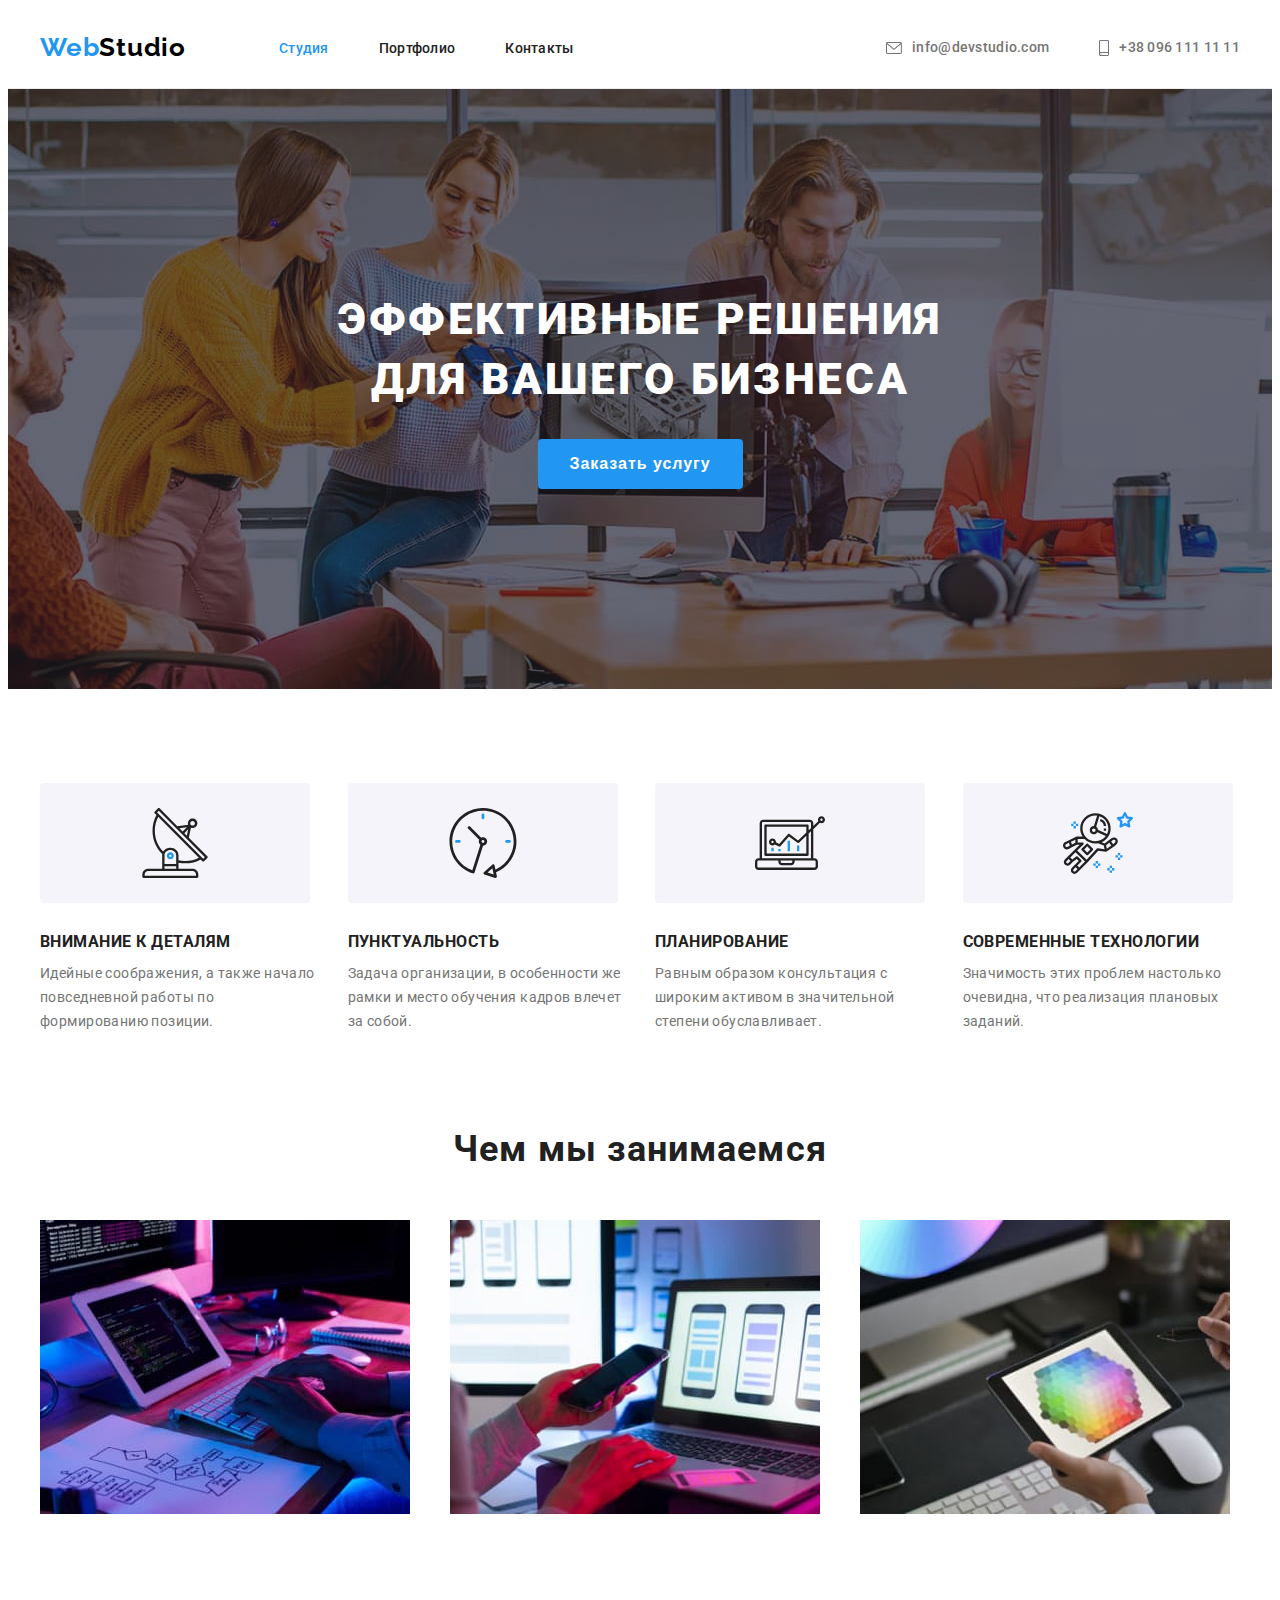
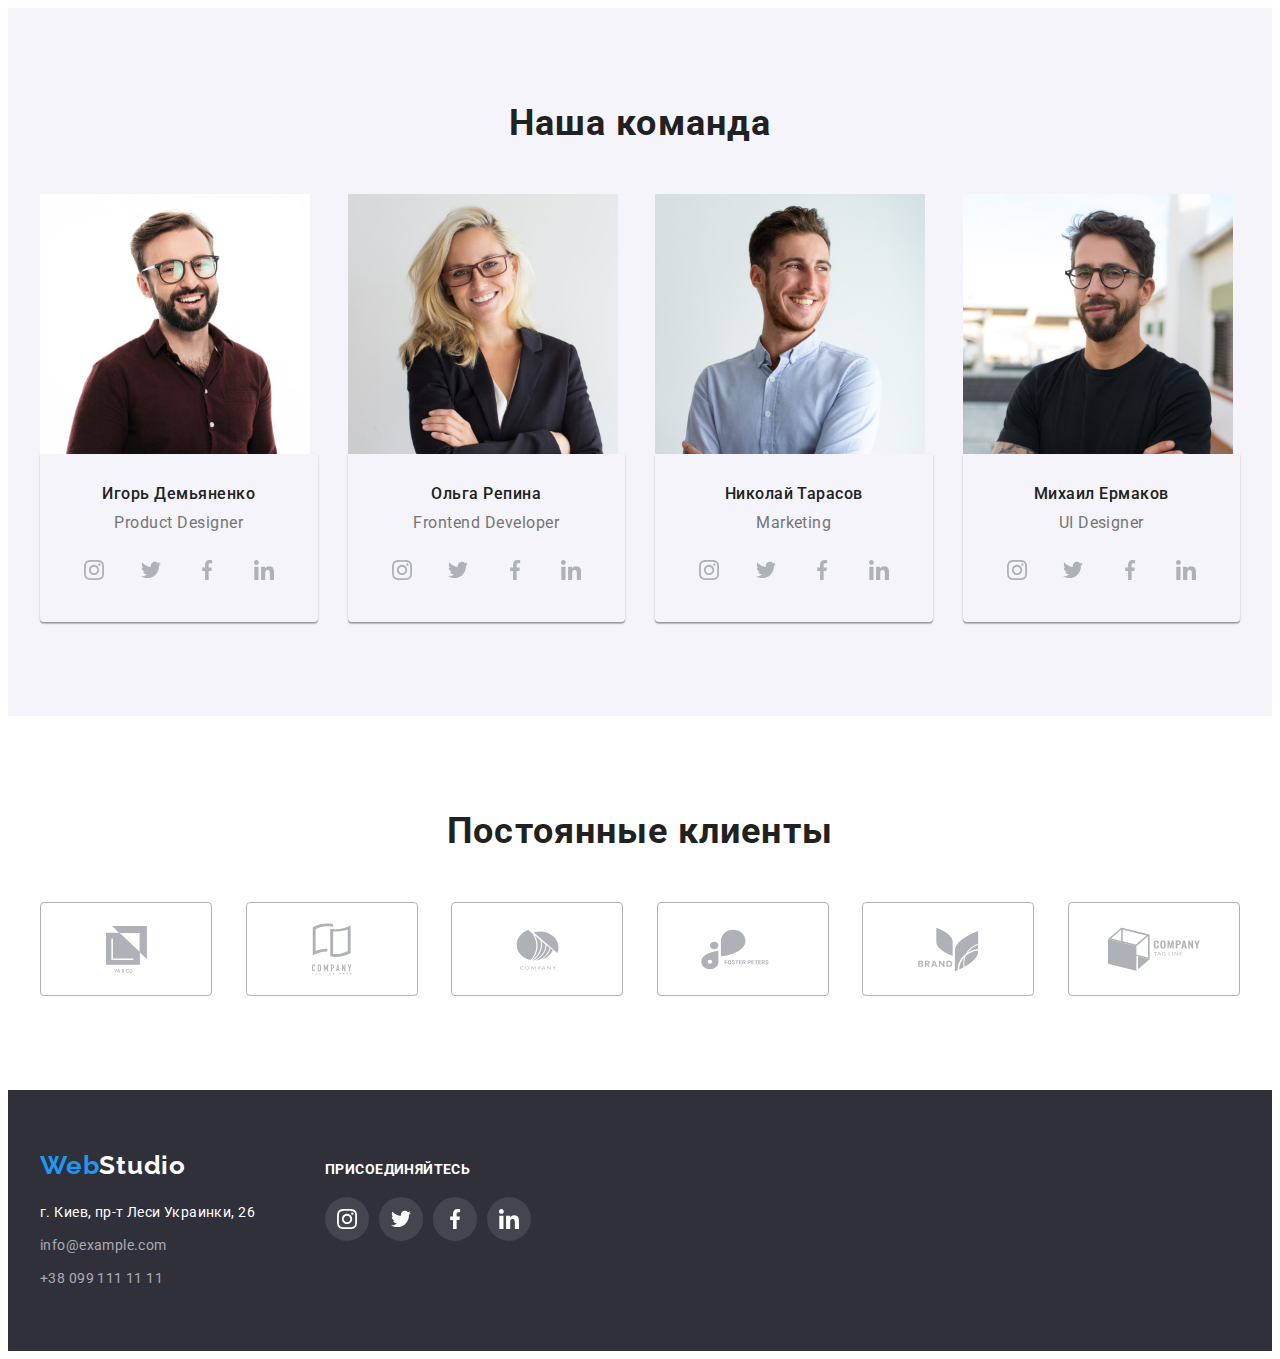
<file: index.html>
<!DOCTYPE html>
<html lang="ru">
  <head>
    <meta charset="UTF-8" />
    <meta http-equiv="X-UA-Compatible" content="IE=edge" />
    <meta name="viewport" content="width=device-width, initial-scale=1.0" />
    <title>WebStudio</title>
    <link rel="preconnect" href="https://fonts.gstatic.com" />
    <link
      href="https://fonts.googleapis.com/css2?family=Raleway:wght@700&family=Roboto:wght@400;500;700;900&display=swap"
      rel="stylesheet"
    />
    <link
      rel="stylesheet"
      href="https://cdnjs.cloudflare.com/ajax/libs/modern-normalize/1.1.0/modern-normalize.min.css"
      integrity="sha512-wpPYUAdjBVSE4KJnH1VR1HeZfpl1ub8YT/NKx4PuQ5NmX2tKuGu6U/JRp5y+Y8XG2tV+wKQpNHVUX03MfMFn9Q=="
      crossorigin="anonymous"
      referrerpolicy="no-referrer"
    />
    <link rel="stylesheet" href="./css/styles.css" />
  </head>
  <body>
    <!--Header-->
    <header class="header">
      <div class="container header-container">
        <a class="logo link" href="./"> <span class="logo-part">Web</span>Studio</a>
        <nav class="navigation">
          <ul class="menu list">
            <li class="menu-item">
              <a class="menu-link link current" href="./index.html">Студия</a>
            </li>
            <li class="menu-item">
              <a class="menu-link link" href="./portfolio.html">Портфолио</a>
            </li>
            <li class="menu-item"><a class="menu-link link" href="">Контакты</a></li>
          </ul>
        </nav>
        <ul class="contacts list">
          <li class="contacts-item">
            <a class="contacts-link link" href="mailto:info@devstudio.com"
              ><svg class="icon-header" width="16" height="12">
                <use href="./images/icons.svg#icon-envelope"></use></svg
              >info@devstudio.com
            </a>
          </li>
          <li class="contacts-item">
            <a class="contacts-link link" href="tel:+380961111111"
              ><svg class="icon-header" width="10" height="16">
                <use href="./images/icons.svg#icon-smartphone"></use></svg
              >+38 096 111 11 11</a
            >
          </li>
        </ul>
      </div>
    </header>
    <main>
      <!--Hero-->
      <section class="hero">
        <div class="container">
          <h1 class="hero-title">Эффективные решения для вашего бизнеса</h1>
          <button class="modal-button" type="button">Заказать услугу</button>
        </div>
      </section>
      <!--Advantages-->
      <section class="advantages section">
        <div class="container">
          <h2 class="visually-hidden">Преимущества компании</h2>
          <ul class="advantages-list list">
            <li class="advantages-item">
              <div class="advantages-cards">
                <svg class="icon-advantages" width="70" height="70">
                  <use href="./images/icons.svg#icon-antenna"></use>
                </svg>
              </div>
              <h3 class="advantages-title">Внимание к деталям</h3>
              <p class="advantages-text">
                Идейные соображения, а также начало повседневной работы по формированию позиции.
              </p>
            </li>
            <li class="advantages-item">
              <div class="advantages-cards">
                <svg class="icon-advantages" width="70" height="70">
                  <use href="./images/icons.svg#icon-clock"></use>
                </svg>
              </div>
              <h3 class="advantages-title">Пунктуальность</h3>
              <p class="advantages-text">
                Задача организации, в особенности же рамки и место обучения кадров влечет за собой.
              </p>
            </li>
            <li class="advantages-item">
              <div class="advantages-cards">
                <svg class="icon-advantages" width="70" height="70">
                  <use href="./images/icons.svg#icon-diagram"></use>
                </svg>
              </div>
              <h3 class="advantages-title">Планирование</h3>
              <p class="advantages-text">
                Равным образом консультация с широким активом в значительной степени обуславливает.
              </p>
            </li>
            <li class="advantages-item">
              <div class="advantages-cards">
                <svg class="icon-advantages" width="70" height="70">
                  <use href="./images/icons.svg#icon-astronaut"></use>
                </svg>
              </div>
              <h3 class="advantages-title">Современные технологии</h3>
              <p class="advantages-text">
                Значимость этих проблем настолько очевидна, что реализация плановых заданий.
              </p>
            </li>
          </ul>
        </div>
      </section>
      <!--Gallery-->
      <section class="gallery section">
        <div class="container">
          <h2 class="gallery-title">Чем мы занимаемся</h2>
          <ul class="gallery-list list">
            <li class="gallery-item">
              <img src="./images/img-1.jpg" alt="Работа на планшете" width="370" height="294" />
            </li>
            <li class="gallery-item">
              <img src="./images/img-2.jpg" alt="Работа на планшете" width="370" height="294" />
            </li>
            <li class="gallery-item">
              <img src="./images/img-3.jpg" alt="Работа на планшете" width="370" height="294" />
            </li>
          </ul>
        </div>
      </section>
      <!--Team-->
      <section class="team section">
        <div class="container">
          <h2 class="team-title">Наша команда</h2>
          <ul class="team-list list">
            <li class="team-item">
              <img src="./images/team/igor.jpg" alt="Игорь Демьяненко" width="270" height="260" />
              <div class="team-item-content">
                <h3 class="team-title-item">Игорь Демьяненко</h3>
                <p class="team-text" lang="en">Product Designer</p>
                <ul class="social-list list">
                  <li class="social-list-item">
                    <a href="" class="social-link link"
                      ><svg class="icon-team" width="20" height="20">
                        <use href="./images/icons.svg#icon-instagram"></use></svg
                    ></a>
                  </li>
                  <li class="social-list-item">
                    <a href="" class="social-link link"
                      ><svg class="icon-team" width="20" height="20">
                        <use href="./images/icons.svg#icon-twitter"></use></svg
                    ></a>
                  </li>
                  <li class="social-list-item">
                    <a href="" class="social-link link"
                      ><svg class="icon-team" width="20" height="20">
                        <use href="./images/icons.svg#icon-facebook"></use></svg
                    ></a>
                  </li>
                  <li class="social-list-item">
                    <a href="" class="social-link link"
                      ><svg class="icon-team" width="20" height="20">
                        <use href="./images/icons.svg#icon-linkedin"></use></svg
                    ></a>
                  </li>
                </ul>
              </div>
            </li>
            <li class="team-item">
              <img src="./images/team/olga.jpg" alt="Ольга Репина" width="270" height="260" />
              <div class="team-item-content">
                <h3 class="team-title-item">Ольга Репина</h3>
                <p class="team-text" lang="en">Frontend Developer</p>
                <ul class="social-list list">
                  <li class="social-list-item">
                    <a href="" class="social-link link"
                      ><svg class="icon-team" width="20" height="20">
                        <use href="./images/icons.svg#icon-instagram"></use></svg
                    ></a>
                  </li>
                  <li class="social-list-item">
                    <a href="" class="social-link link"
                      ><svg class="icon-team" width="20" height="20">
                        <use href="./images/icons.svg#icon-twitter"></use></svg
                    ></a>
                  </li>
                  <li class="social-list-item">
                    <a href="" class="social-link link"
                      ><svg class="icon-team" width="20" height="20">
                        <use href="./images/icons.svg#icon-facebook"></use></svg
                    ></a>
                  </li>
                  <li class="social-list-item">
                    <a href="" class="social-link link"
                      ><svg class="icon-team" width="20" height="20">
                        <use href="./images/icons.svg#icon-linkedin"></use></svg
                    ></a>
                  </li>
                </ul>
              </div>
            </li>
            <li class="team-item">
              <img
                src="./images/team/nickolay.jpg"
                alt="Николай Тарасов"
                width="270"
                height="260"
              />
              <div class="team-item-content">
                <h3 class="team-title-item">Николай Тарасов</h3>
                <p class="team-text" lang="en">Marketing</p>
                <ul class="social-list list">
                  <li class="social-list-item">
                    <a href="" class="social-link link"
                      ><svg class="icon-team" width="20" height="20">
                        <use href="./images/icons.svg#icon-instagram"></use></svg
                    ></a>
                  </li>
                  <li class="social-list-item">
                    <a href="" class="social-link link"
                      ><svg class="icon-team" width="20" height="20">
                        <use href="./images/icons.svg#icon-twitter"></use></svg
                    ></a>
                  </li>
                  <li class="social-list-item">
                    <a href="" class="social-link link"
                      ><svg class="icon-team" width="20" height="20">
                        <use href="./images/icons.svg#icon-facebook"></use></svg
                    ></a>
                  </li>
                  <li class="social-list-item">
                    <a href="" class="social-link link"
                      ><svg class="icon-team" width="20" height="20">
                        <use href="./images/icons.svg#icon-linkedin"></use></svg
                    ></a>
                  </li>
                </ul>
              </div>
            </li>
            <li class="team-item">
              <img src="./images/team/michail.jpg" alt="Михаил Ермаков" width="270" height="260" />
              <div class="team-item-content">
                <h3 class="team-title-item">Михаил Ермаков</h3>
                <p class="team-text" lang="en">UI Designer</p>
                <ul class="social-list list">
                  <li class="social-list-item">
                    <a href="" class="social-link link"
                      ><svg class="icon-team" width="20" height="20">
                        <use href="./images/icons.svg#icon-instagram"></use></svg
                    ></a>
                  </li>
                  <li class="social-list-item">
                    <a href="" class="social-link link"
                      ><svg class="icon-team" width="20" height="20">
                        <use href="./images/icons.svg#icon-twitter"></use></svg
                    ></a>
                  </li>
                  <li class="social-list-item">
                    <a href="" class="social-link link"
                      ><svg class="icon-team" width="20" height="20">
                        <use href="./images/icons.svg#icon-facebook"></use></svg
                    ></a>
                  </li>
                  <li class="social-list-item">
                    <a href="" class="social-link link"
                      ><svg class="icon-team" width="20" height="20">
                        <use href="./images/icons.svg#icon-linkedin"></use></svg
                    ></a>
                  </li>
                </ul>
              </div>
            </li>
          </ul>
        </div>
      </section>
      <section class="clients section">
        <div class="container">
          <h2 class="clients-title">Постоянные клиенты</h2>
          <ul class="clients-list list">
            <li class="clients-item">
              <a href="" class="clients-link link">
                <svg class="icon-clients" width="41" height="47">
                  <use href="./images/icons.svg#icon-ya-co"></use>
                </svg>
              </a>
            </li>
            <li class="clients-item">
              <a href="" class="clients-link link">
                <svg class="icon-clients" width="40" height="52">
                  <use href="./images/icons.svg#icon-company-tagline-here"></use>
                </svg>
              </a>
            </li>
            <li class="clients-item">
              <a href="" class="clients-link link">
                <svg class="icon-clients" width="43" height="41">
                  <use href="./images/icons.svg#icon-company"></use>
                </svg>
              </a>
            </li>
            <li class="clients-item">
              <a href="" class="clients-link link">
                <svg class="icon-clients" width="84" height="41">
                  <use href="./images/icons.svg#icon-foster-peters"></use>
                </svg>
              </a>
            </li>
            <li class="clients-item">
              <a href="" class="clients-link link">
                <svg class="icon-clients" width="63" height="45">
                  <use href="./images/icons.svg#icon-brand"></use>
                </svg>
              </a>
            </li>
            <li class="clients-item">
              <a href="" class="clients-link link">
                <svg class="icon-clients" width="94" height="44">
                  <use href="./images/icons.svg#icon-company-tag-line"></use>
                </svg>
              </a>
            </li>
          </ul>
        </div>
      </section>
    </main>
    <!--Footer-->
    <footer class="footer">
      <div class="container footer-container">
        <div class="address-container">
          <a class="logo-footer link" href="./"><span class="logo-part">Web</span>Studio</a>
          <address class="address">
            <ul class="address-list list">
              <li class="address-item">
                <a
                  class="address-link link"
                  href="https://goo.gl/maps/QvTUTjKMQHzoDzai6"
                  target="_blank"
                  rel="noopener noreferrer"
                  >г. Киев, пр-т Леси Украинки, 26</a
                >
              </li>
              <li class="address-item">
                <a class="mail-link link" href="mailto:info@example.com">info@example.com</a>
              </li>
              <li class="address-item">
                <a class="mail-link link" href="tel:+380991111111">+38 099 111 11 11</a>
              </li>
            </ul>
          </address>
        </div>
        <div class="social-container">
          <p class="social-text">присоединяйтесь</p>
          <ul class="footer-social-list list">
            <li class="footer-social-item">
              <a href="" class="footer-social-link link">
                <svg class="icon-social-footer" width="20" height="20">
                  <use href="./images/icons.svg#icon-instagram"></use>
                </svg>
              </a>
            </li>
            <li class="footer-social-item">
              <a href="" class="footer-social-link link">
                <svg class="icon-social-footer" width="20" height="20">
                  <use href="./images/icons.svg#icon-twitter"></use>
                </svg>
              </a>
            </li>
            <li class="footer-social-item">
              <a href="" class="footer-social-link link">
                <svg class="icon-social-footer" width="20" height="20">
                  <use href="./images/icons.svg#icon-facebook"></use>
                </svg>
              </a>
            </li>
            <li class="footer-social-item">
              <a href="" class="footer-social-link link">
                <svg class="icon-social-footer" width="20" height="20">
                  <use href="./images/icons.svg#icon-linkedin"></use>
                </svg>
              </a>
            </li>
          </ul>
        </div>
      </div>
    </footer>
  </body>
</html>
</file>
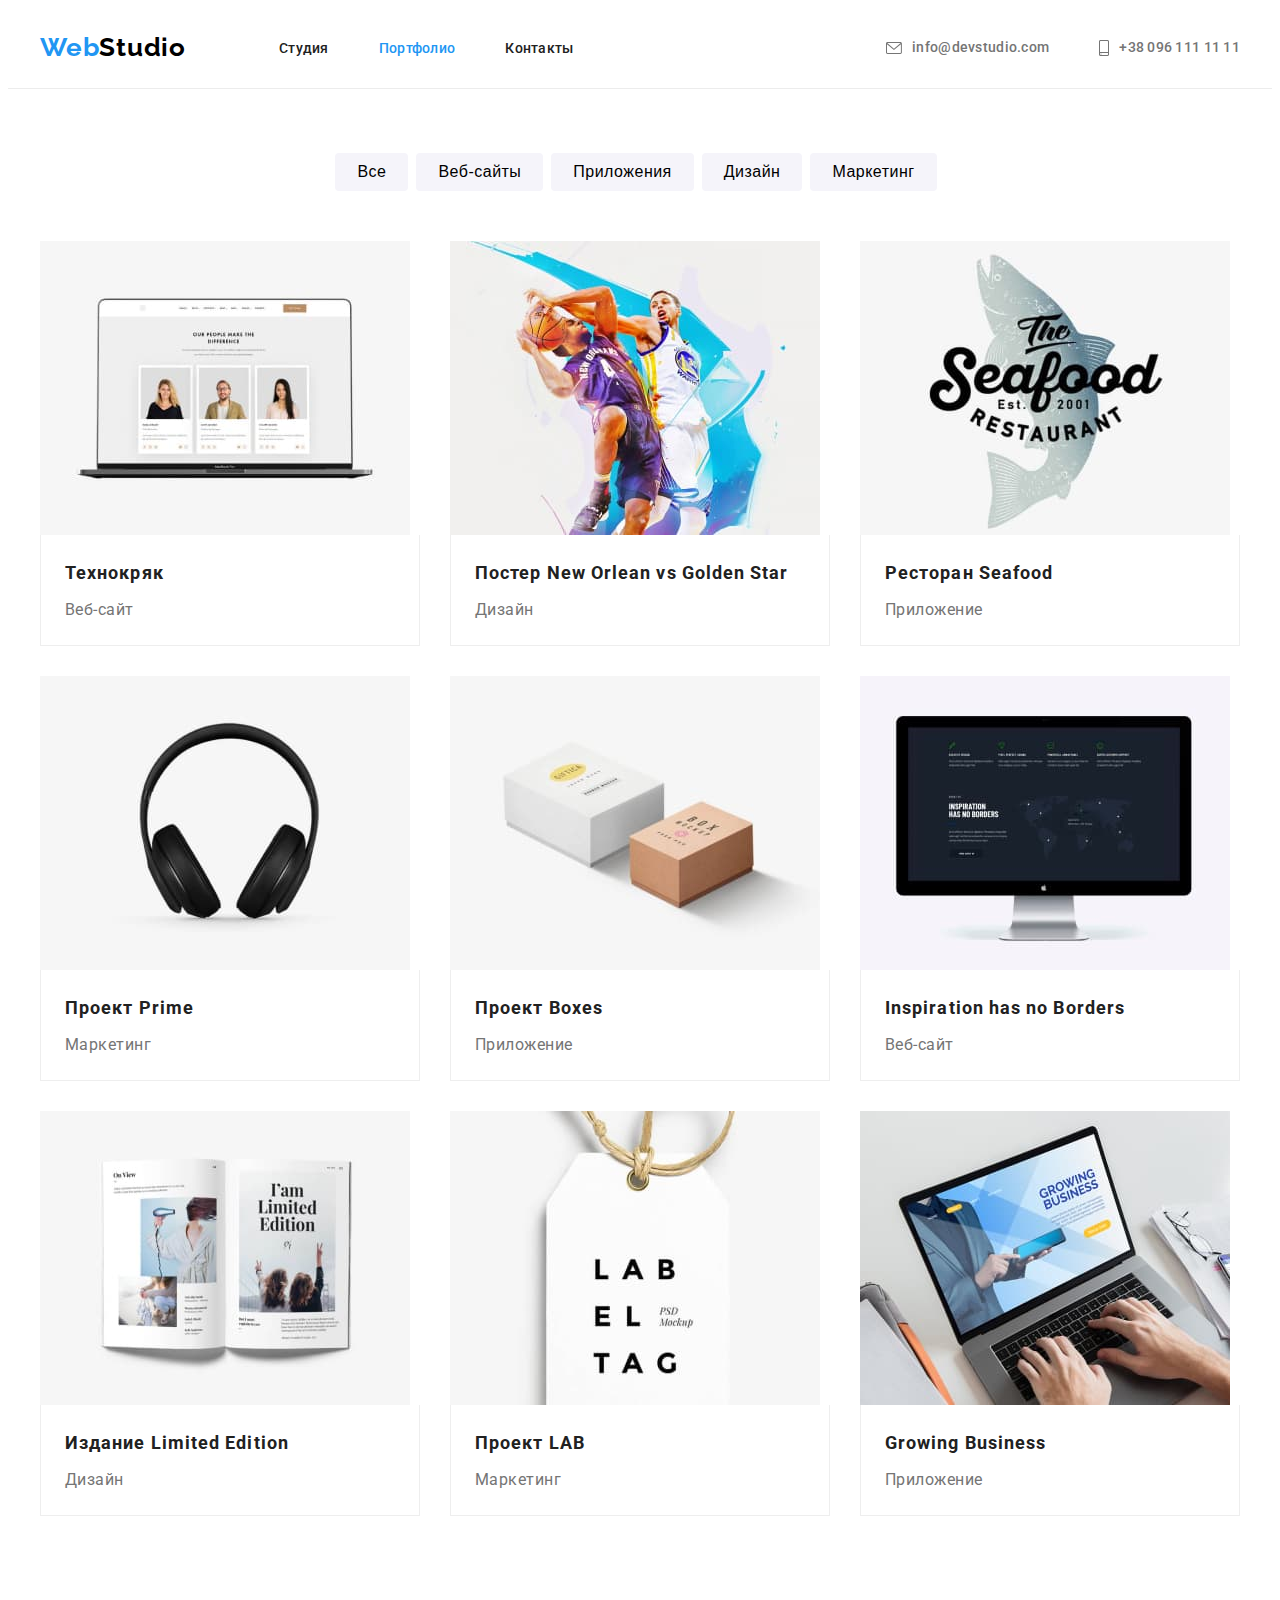
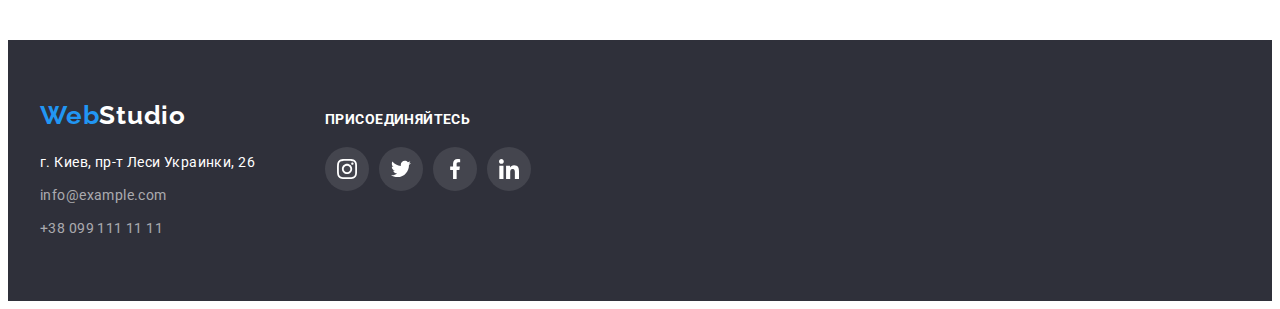
<file: portfolio.html>
<!DOCTYPE html>
<html lang="ru">
  <head>
    <meta charset="UTF-8" />
    <meta http-equiv="X-UA-Compatible" content="IE=edge" />
    <meta name="viewport" content="width=device-width, initial-scale=1.0" />
    <title>WebStudio</title>
    <link rel="preconnect" href="https://fonts.gstatic.com" />
    <link
      href="https://fonts.googleapis.com/css2?family=Raleway:wght@700&family=Roboto:wght@400;500;700;900&display=swap"
      rel="stylesheet"
    />
    <link
      rel="stylesheet"
      href="https://cdnjs.cloudflare.com/ajax/libs/modern-normalize/1.1.0/modern-normalize.min.css"
      integrity="sha512-wpPYUAdjBVSE4KJnH1VR1HeZfpl1ub8YT/NKx4PuQ5NmX2tKuGu6U/JRp5y+Y8XG2tV+wKQpNHVUX03MfMFn9Q=="
      crossorigin="anonymous"
      referrerpolicy="no-referrer"
    />
    <link rel="stylesheet" href="./css/styles.css" />
  </head>
  <body>
    <!--Header-->
    <header class="header">
      <div class="container header-container">
        <a class="logo link" href="./"> <span class="logo-part">Web</span>Studio</a>
        <nav class="navigation">
          <ul class="menu list">
            <li class="menu-item">
              <a class="menu-link link" href="./index.html">Студия</a>
            </li>
            <li class="menu-item">
              <a class="menu-link link current" href="./portfolio.html">Портфолио</a>
            </li>
            <li class="menu-item"><a class="menu-link link" href="">Контакты</a></li>
          </ul>
        </nav>
        <ul class="contacts list">
          <li class="contacts-item">
            <a class="contacts-link link" href="mailto:info@devstudio.com"
              ><svg class="icon-header" width="16" height="12">
                <use href="./images/icons.svg#icon-envelope"></use></svg
              >info@devstudio.com</a
            >
          </li>
          <li class="contacts-item">
            <a class="contacts-link link" href="tel:+380961111111"
              ><svg class="icon-header" width="10" height="16">
                <use href="./images/icons.svg#icon-smartphone"></use></svg
              >+38 096 111 11 11</a
            >
          </li>
        </ul>
      </div>
    </header>
    <!-- Main -->
    <main>
      <section class="portfolio section-portfolio">
        <div class="container">
          <h1 class="visually-hidden">Портфолио</h1>
          <ul class="portfolio-list list">
            <li class="portfolio-item">
              <button class="portfolio-button" type="button">Все</button>
            </li>
            <li class="portfolio-item">
              <button class="portfolio-button" type="button">Веб-сайты</button>
            </li>
            <li class="portfolio-item">
              <button class="portfolio-button" type="button">Приложения</button>
            </li>
            <li class="portfolio-item">
              <button class="portfolio-button" type="button">Дизайн</button>
            </li>
            <li class="portfolio-item">
              <button class="portfolio-button" type="button">Маркетинг</button>
            </li>
          </ul>
          <ul class="portfolio-jobs-list list">
            <li class="portfolio-jobs-item">
              <a class="portfolio-jobs-link link" href=""
                ><img
                  src="./images/portfolio/technocryk.jpg"
                  alt="Страница веб-сайта Технокряк"
                  width="370"
                  height="294"
                />
                <div class="portfolio-jobs-content">
                  <h2 class="portfolio-jobs-title">Технокряк</h2>
                  <p class="portfolio-jobs-text">Веб-сайт</p>
                </div>
              </a>
            </li>
            <li class="portfolio-jobs-item">
              <a class="portfolio-jobs-link link" href=""
                ><img
                  src="./images/portfolio/basketboll.jpg"
                  alt="Два баскетболиста в прыжке"
                  width="370"
                  height="294"
                />
                <div class="portfolio-jobs-content">
                  <h2 class="portfolio-jobs-title">
                    Постер <span lang="en">New Orlean vs Golden Star</span>
                  </h2>
                  <p class="portfolio-jobs-text">Дизайн</p>
                </div>
              </a>
            </li>
            <li class="portfolio-jobs-item">
              <a class="portfolio-jobs-link link" href=""
                ><img
                  src="./images/portfolio/restaurant.jpg"
                  alt="Логотип ресторана"
                  width="370"
                  height="294"
                />
                <div class="portfolio-jobs-content">
                  <h2 class="portfolio-jobs-title">Ресторан <span lang="en">Seafood</span></h2>
                  <p class="portfolio-jobs-text">Приложение</p>
                </div>
              </a>
            </li>
            <li class="portfolio-jobs-item">
              <a class="portfolio-jobs-link link" href=""
                ><img
                  src="./images/portfolio/headphones.jpg"
                  alt="Наушники"
                  width="370"
                  height="294"
                />
                <div class="portfolio-jobs-content">
                  <h2 class="portfolio-jobs-title">Проект <span lang="en">Prime</span></h2>
                  <p class="portfolio-jobs-text">Маркетинг</p>
                </div>
              </a>
            </li>
            <li class="portfolio-jobs-item">
              <a class="portfolio-jobs-link link" href=""
                ><img
                  src="./images/portfolio/boxes.jpg"
                  alt="Две коробки"
                  width="370"
                  height="294"
                />
                <div class="portfolio-jobs-content">
                  <h2 class="portfolio-jobs-title">Проект <span lang="en">Boxes</span></h2>
                  <p class="portfolio-jobs-text">Приложение</p>
                </div>
              </a>
            </li>
            <li class="portfolio-jobs-item">
              <a class="portfolio-jobs-link link" href=""
                ><img src="./images/portfolio/monitor.jpg" alt="Монитор" width="370" height="294" />
                <div class="portfolio-jobs-content">
                  <h2 class="portfolio-jobs-title" lang="en">Inspiration has no Borders</h2>
                  <p class="portfolio-jobs-text">Веб-сайт</p>
                </div>
              </a>
            </li>
            <li class="portfolio-jobs-item">
              <a class="portfolio-jobs-link link" href=""
                ><img
                  src="./images/portfolio/edition.jpg"
                  alt="Журнал в развороте"
                  width="370"
                  height="294"
                />
                <div class="portfolio-jobs-content">
                  <h2 class="portfolio-jobs-title">
                    Издание <span lang="en">Limited Edition</span>
                  </h2>
                  <p class="portfolio-jobs-text">Дизайн</p>
                </div>
              </a>
            </li>
            <li class="portfolio-jobs-item">
              <a class="portfolio-jobs-link link" href=""
                ><img
                  src="./images/portfolio/project.jpg"
                  alt="Бирка проекта"
                  width="370"
                  height="294"
                />
                <div class="portfolio-jobs-content">
                  <h2 class="portfolio-jobs-title">Проект <span lang="en">LAB</span></h2>
                  <p class="portfolio-jobs-text">Маркетинг</p>
                </div>
              </a>
            </li>
            <li class="portfolio-jobs-item">
              <a class="portfolio-jobs-link link" href=""
                ><img
                  src="./images/portfolio/attachment.jpg"
                  alt="Работа за ноутбуком"
                  width="370"
                  height="294"
                />
                <div class="portfolio-jobs-content">
                  <h2 class="portfolio-jobs-title" lang="en">Growing Business</h2>
                  <p class="portfolio-jobs-text">Приложение</p>
                </div>
              </a>
            </li>
          </ul>
        </div>
      </section>
    </main>
    <!--Footer-->
    <footer class="footer">
      <div class="container footer-container">
        <div class="address-container">
          <a class="logo-footer link" href="./"><span class="logo-part">Web</span>Studio</a>
          <address class="address">
            <ul class="address-list list">
              <li class="address-item">
                <a
                  class="address-link link"
                  href="https://goo.gl/maps/QvTUTjKMQHzoDzai6"
                  target="_blank"
                  rel="noopener noreferrer"
                  >г. Киев, пр-т Леси Украинки, 26</a
                >
              </li>
              <li class="address-item">
                <a class="mail-link link" href="mailto:info@example.com">info@example.com</a>
              </li>
              <li class="address-item">
                <a class="mail-link link" href="tel:+380991111111">+38 099 111 11 11</a>
              </li>
            </ul>
          </address>
        </div>
        <div class="social-container">
          <p class="social-text">присоединяйтесь</p>
          <ul class="footer-social-list list">
            <li class="footer-social-item">
              <a href="" class="footer-social-link link">
                <svg class="icon-social-footer" width="20" height="20">
                  <use href="./images/icons.svg#icon-instagram"></use>
                </svg>
              </a>
            </li>
            <li class="footer-social-item">
              <a href="" class="footer-social-link link">
                <svg class="icon-social-footer" width="20" height="20">
                  <use href="./images/icons.svg#icon-twitter"></use>
                </svg>
              </a>
            </li>
            <li class="footer-social-item">
              <a href="" class="footer-social-link link">
                <svg class="icon-social-footer" width="20" height="20">
                  <use href="./images/icons.svg#icon-facebook"></use>
                </svg>
              </a>
            </li>
            <li class="footer-social-item">
              <a href="" class="footer-social-link link">
                <svg class="icon-social-footer" width="20" height="20">
                  <use href="./images/icons.svg#icon-linkedin"></use>
                </svg>
              </a>
            </li>
          </ul>
        </div>
      </div>
    </footer>
  </body>
</html>
</file>
<file: css/styles.css>
/*=============WebStudio=============*/
:root {
  --main-font: 'Roboto', sans-serif;
  --secondary-font: 'Raleway', sans-serif;
  --accent-color: #2196f3;
  --font-color: #212121;
  --secondary-color: #ffffff;
  --logo-header-color: #000000;
  --logo-part-color: #2196f3;
  --text-color: #757575;
  --hero-background-color: #c4c4c4;
  --footer-background-color: #2f303a;
  --button-background-color: #188ce8;
  --portfolio-button-color: #f5f4fa;
  --mail-link-color: rgba(255, 255, 255, 0.6);
  --border-header: #ececec;
  --border-portfolio: #eeeeee;
  --social-icon: #afb1b8;
}

body {
  font-family: var(--main-font);
  color: var(--font-color);
  font-weight: 400;
  font-size: 14px;
}

/* Стили для обнуления верхних отступов у элементов */
h1,
h2,
h3,
h4,
h5,
h6,
p {
  margin-top: 0;
}

/* Класс для обнуления базовых свойств у списков (ul, ol) */
.list {
  list-style: none;
  padding-left: 0;
  margin: 0;
}

/* Класс для обнуления базовых свойств у ссылок */
.link {
  text-decoration: none;
  color: inherit;
}

/* Класс для обнуления базовых свойств у кнопки */
.button {
  border: none;
  background: transparent;
  color: inherit;
  font-family: inherit;
  cursor: pointer;
}

/* Свойства для корректного отображения картинок */
img {
  display: block;
  max-width: 100%;
  height: auto;
}

/* Свойства для обнуления курсива у address */

address {
  font-style: inherit;
}

/* Класс чтобы визуально спрятать элементы */

.visually-hidden {
  position: absolute;
  clip: rect(0 0 0 0);
  width: 1px;
  height: 1px;
  margin: -1px;
}

/*======= Components ========*/
.container {
  width: 1200px;
  padding-left: 15px;
  padding-right: 15px;
  margin: 0 auto;
}
.section {
  padding-top: 94px;
  padding-bottom: 94px;
}
/*======= End Components ========*/

/*========= HEADER ========*/
.header {
  border-bottom: 1px solid var(--border-header);
}
.header-container,
.navigation,
.menu,
.contacts,
.logo,
.contacts-link {
  display: flex;
  align-items: center;
}
.menu-item,
.contacts-item:not(:last-child) {
  margin-right: 50px;
}
.contacts {
  margin-left: auto;
}
.logo {
  font-family: var(--secondary-font);
  font-weight: 700;
  font-size: 26px;
  line-height: 1.19;
  letter-spacing: 0.03em;
  color: var(--logo-header-color);
  margin-right: 93px;
  padding-top: 24px;
  padding-bottom: 25px;
}
.logo-part {
  color: var(--logo-part-color);
}
.menu-link,
.contacts-link {
  font-weight: 500;
  line-height: 1.14;
  letter-spacing: 0.02em;
  padding-top: 32px;
  padding-bottom: 32px;
}
.menu-link {
  color: inherit;
}
.menu-link:hover,
.menu-link:focus {
  color: var(--accent-color);
}
.menu-link.current {
  color: var(--accent-color);
}
.contacts-link {
  color: var(--text-color);
}
.contacts-link:hover,
.contacts-link:focus {
  color: var(--accent-color);
}
.icon-header {
  fill: currentColor;
  margin-right: 10px;
}

/*========= END HEADER ========*/

/*========= HERO ========*/
.hero .container {
  width: 696px;
}
.hero {
  background-color: var(--hero-background-color);
  padding: 200px 0;
  text-align: center;
  background-image: linear-gradient(rgba(47, 48, 58, 0.4), rgba(47, 48, 58, 0.4)),
    url(../images/hero.jpg);
  background-size: cover;
  max-width: 1600px;
  background-position: center;
  margin: 0 auto;
  background-repeat: no-repeat;
}

.hero-title {
  font-weight: 900;
  font-size: 44px;
  line-height: 1.364;
  letter-spacing: 0.06em;
  text-transform: uppercase;
  color: var(--secondary-color);
  margin-bottom: 30px;
}
.modal-button {
  border-radius: 4px;
  border: none;
  padding: 10px 32px;
  font-weight: 700;
  font-size: 16px;
  line-height: 1.88;
  letter-spacing: 0.06em;
  color: var(--secondary-color);
  background-color: var(--accent-color);
  cursor: pointer;
}
.modal-button:hover,
.modal-button:focus {
  background-color: var(--button-background-color);
}
/*========= END HERO ========*/

/*========= ADVANTAGES ========*/
.advantages-cards {
  display: flex;
  justify-content: center;
  align-items: center;
  width: 270px;
  height: 120px;
  background: var(--portfolio-button-color);
  border-radius: 4px;
  margin-bottom: 30px;
}

.advantages-title {
  font-weight: 700;
  line-height: 1.143;
  letter-spacing: 0.03em;
  text-transform: uppercase;
  margin-bottom: 10px;
}
.advantages-text {
  line-height: 1.714;
  letter-spacing: 0.03em;
  color: var(--text-color);
  margin-bottom: 0;
}
.advantages-list {
  display: flex;
  flex-wrap: wrap;
  margin-left: -30px;
  margin-top: -30px;
}
.advantages-item {
  flex-basis: calc((100% - 120px) / 4);
  margin-left: 30px;
  margin-top: 30px;
}
.advantages {
  padding-bottom: 0;
}
/*========= END ADVANTAGES ========*/

/*========= GALLERY ========*/
.gallery-title,
.team-title {
  font-weight: 700;
  font-size: 36px;
  line-height: 1.17;
  text-align: center;
  letter-spacing: 0.03em;
  margin-bottom: 50px;
}
.gallery-list {
  display: flex;
  flex-wrap: wrap;
  margin-left: -30px;
  margin-top: -30px;
}
.gallery-item {
  flex-basis: calc((100% - 90px) / 3);
  margin-left: 30px;
  margin-top: 30px;
}
/*========= END GALLERY ========*/

/*========= TEAM ========*/
.team {
  background-color: var(--portfolio-button-color);
}
.team-title-item,
.team-text {
  font-size: 16px;
  line-height: 1.19;
  letter-spacing: 0.03em;
}
.team-title-item {
  font-weight: 500;
  margin-bottom: 10px;
}
.team-text {
  color: var(--text-color);
  margin-bottom: 16px;
}
.team-list {
  display: flex;
  flex-wrap: wrap;
  margin-left: -30px;
  margin-top: -30px;
  text-align: center;
}
.team-item {
  flex-basis: calc((100% - 120px) / 4);
  margin-left: 30px;
  margin-top: 30px;
}
.social-list {
  display: flex;
  justify-content: space-between;
}
.social-link {
  display: flex;
  align-items: center;
  justify-content: center;
  width: 44px;
  height: 44px;
  border-radius: 50%;
  fill: var(--social-icon);
}
.social-link:hover,
.social-link:focus {
  fill: var(--secondary-color);
  background-color: var(--accent-color);
}
.team-item-content {
  padding: 30px 32px;
  box-shadow: 0px 1px 3px rgba(0, 0, 0, 0.12), 0px 1px 1px rgba(0, 0, 0, 0.14),
    0px 2px 1px rgba(0, 0, 0, 0.2);
  border-radius: 0px 0px 4px 4px;
}
/*========= END TEAM ========*/

/*========= CLIENTS ========*/

.clients-title {
  font-weight: 700;
  font-size: 36px;
  line-height: 1.167;
  text-align: center;
  letter-spacing: 0.03em;
  margin-bottom: 50px;
}
.clients-list {
  display: flex;
  justify-content: space-between;
}
.clients-link {
  display: flex;
  align-items: center;
  justify-content: center;
  width: 170px;
  height: 92px;
  border: 1px solid var(--social-icon);
  border-radius: 4px;
  fill: var(--social-icon);
}

.clients-link:hover,
.clients-link:focus {
  fill: var(--accent-color);
  border-color: var(--accent-color);
}
/*========= END CLIENTS ========*/

/*========= PORTFOLIO ========*/
.section-portfolio {
  padding-top: 64px;
  padding-bottom: 124px;
}

.portfolio-button {
  display: inline-block;
  font-weight: 500;
  font-size: 16px;
  line-height: 1.63;
  border-radius: 4px;
  border: none;
  text-align: center;
  letter-spacing: 0.03em;
  background-color: var(--portfolio-button-color);
  cursor: pointer;
  padding: 6px 22px;
}
.portfolio-button:hover,
.portfolio-button:focus {
  color: var(--secondary-color);
  background-color: var(--accent-color);
}
.portfolio-jobs-title {
  font-weight: 700;
  font-size: 18px;
  line-height: 2;
  letter-spacing: 0.06em;
  color: var(--font-color);
  margin-bottom: 4px;
}
.portfolio-jobs-text {
  font-size: 16px;
  line-height: 1.88;
  letter-spacing: 0.03em;
  color: var(--text-color);
  margin-bottom: 0;
}
.portfolio-item {
  margin-right: 8px;
}
.portfolio-list {
  display: flex;
  justify-content: center;
  margin-bottom: 50px;
}
.portfolio-jobs-list {
  display: flex;
  flex-wrap: wrap;
  margin-left: -30px;
  margin-top: -30px;
}
.portfolio-jobs-item {
  flex-basis: calc((100% - 90px) / 3);
  margin-left: 30px;
  margin-top: 30px;
}
.portfolio-jobs-content {
  display: block;
  padding: 20px 24px;
  border-right: 1px solid var(--border-portfolio);
  border-bottom: 1px solid var(--border-portfolio);
  border-left: 1px solid var(--border-portfolio);
}
.portfolio-button:hover,
.portfolio-button:focus {
  box-shadow: 0px 3px 1px rgba(0, 0, 0, 0.1), 0px 1px 2px rgba(0, 0, 0, 0.08),
    0px 2px 2px rgba(0, 0, 0, 0.12);
}
.portfolio-jobs-link:hover,
.portfolio-jobs-link:focus {
  display: block;
  box-shadow: 0px 1px 1px rgba(0, 0, 0, 0.12), 0px 4px 4px rgba(0, 0, 0, 0.06),
    1px 4px 6px rgba(0, 0, 0, 0.16);
}
/*========= END PORTFOLIO ========*/

/*========= FOOTER ========*/
.footer {
  background-color: var(--footer-background-color);
  padding: 60px 0;
}
.logo-footer {
  font-family: var(--secondary-font);
  font-weight: 700;
  font-size: 26px;
  line-height: 1.19;
  letter-spacing: 0.03em;
  color: var(--secondary-color);
}

.address {
  font-size: inherit;
  margin-top: 20px;
}
.address-item:not(:last-child) {
  margin-bottom: 9px;
}
.address-link,
.mail-link {
  line-height: 1.714;
  letter-spacing: 0.03em;
}
.address-link {
  color: var(--secondary-color);
}
.address-link:hover,
.address-link:focus {
  color: var(--accent-color);
}
.mail-link {
  color: var(--mail-link-color);
}
.mail-link:hover,
.mail-link:focus {
  color: var(--accent-color);
}
.social-text {
  font-weight: 700;
  line-height: 1.143;
  letter-spacing: 0.03em;
  text-transform: uppercase;
  color: var(--secondary-color);
  margin-bottom: 20px;
}
.footer-social-list {
  display: flex;
}
.footer-social-link {
  display: flex;
  align-items: center;
  justify-content: center;
  width: 44px;
  height: 44px;
  border-radius: 50%;
  fill: var(--secondary-color);
  background-color: rgba(255, 255, 255, 0.1);
}
.footer-social-link:hover,
.footer-social-link:focus {
  background-color: var(--accent-color);
}
.footer-container {
  display: flex;
  align-items: baseline;
}
.address-container {
  margin-right: 70px;
}
.footer-social-item:not(:last-child) {
  margin-right: 10px;
}
/*========= END FOOTER ========*/
</file>
